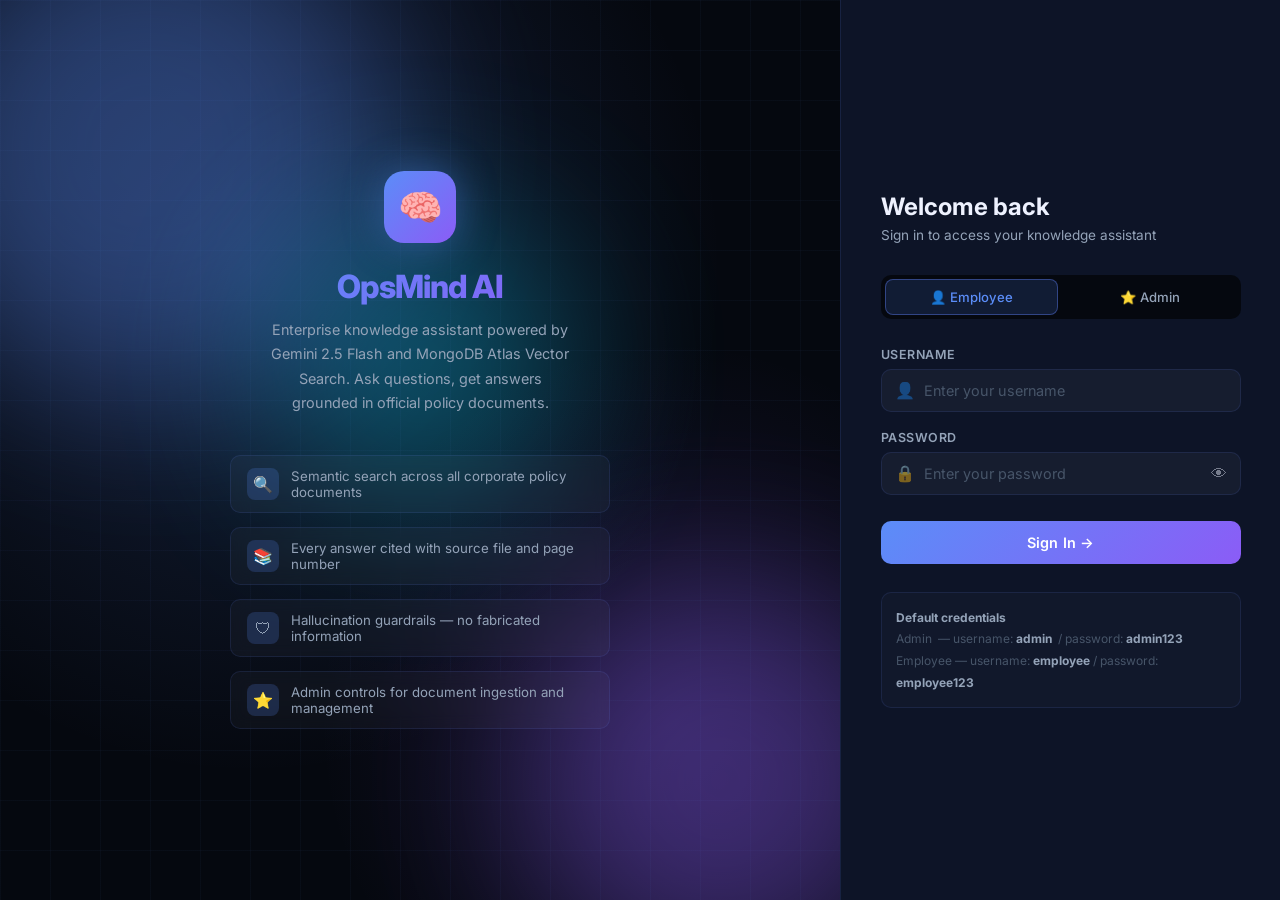
<file: frontend/index.html>
<!DOCTYPE html>
<html lang="en">
<head>
  <meta charset="UTF-8"/>
  <meta name="viewport" content="width=device-width,initial-scale=1.0"/>
  <title>OpsMind AI — Sign In</title>
  <meta name="description" content="Sign in to OpsMind AI — your enterprise knowledge assistant."/>
  <link rel="icon" href="favicon.svg" type="image/svg+xml"/>
  <link rel="preconnect" href="https://fonts.googleapis.com"/>
  <link rel="preconnect" href="https://fonts.gstatic.com" crossorigin/>
  <link rel="stylesheet" href="css/styles.css"/>
</head>
<body style="overflow:auto">

<div class="login-page">

  <!-- ── Left branding panel ───────────────────────────────────────── -->
  <div class="login-left">
    <div class="login-left-bg">
      <div class="aurora aurora-1"></div>
      <div class="aurora aurora-2"></div>
      <div class="aurora aurora-3"></div>
    </div>

    <div class="login-left-content">
      <div class="login-brand-logo">🧠</div>
      <div class="login-brand-name">OpsMind AI</div>
      <p class="login-brand-tagline">
        Enterprise knowledge assistant powered by Gemini 2.5 Flash and MongoDB Atlas Vector Search.
        Ask questions, get answers grounded in official policy documents.
      </p>

      <div class="login-features">
        <div class="login-feature">
          <div class="login-feature-icon">🔍</div>
          <div>Semantic search across all corporate policy documents</div>
        </div>
        <div class="login-feature">
          <div class="login-feature-icon">📚</div>
          <div>Every answer cited with source file and page number</div>
        </div>
        <div class="login-feature">
          <div class="login-feature-icon">🛡</div>
          <div>Hallucination guardrails — no fabricated information</div>
        </div>
        <div class="login-feature">
          <div class="login-feature-icon">⭐</div>
          <div>Admin controls for document ingestion and management</div>
        </div>
      </div>
    </div>
  </div>

  <!-- ── Right form panel ──────────────────────────────────────────── -->
  <div class="login-right">
    <div class="login-form-card">

      <div class="login-form-header">
        <div class="login-form-title">Welcome back</div>
        <div class="login-form-sub">Sign in to access your knowledge assistant</div>
      </div>

      <!-- Role tabs -->
      <div class="role-tabs">
        <button class="role-tab employee active" id="tab-employee" onclick="setRole('employee')">
          👤 Employee
        </button>
        <button class="role-tab admin" id="tab-admin" onclick="setRole('admin')">
          ⭐ Admin
        </button>
      </div>

      <!-- Login form -->
      <form id="login-form" onsubmit="handleLogin(event)">

        <div class="form-group">
          <label class="form-label" for="username">Username</label>
          <div class="form-input-wrap">
            <span class="form-input-icon">👤</span>
            <input
              id="username"
              class="form-input"
              type="text"
              placeholder="Enter your username"
              autocomplete="username"
              required
            />
          </div>
        </div>

        <div class="form-group">
          <label class="form-label" for="password">Password</label>
          <div class="form-input-wrap">
            <span class="form-input-icon">🔒</span>
            <input
              id="password"
              class="form-input"
              type="password"
              placeholder="Enter your password"
              autocomplete="current-password"
              required
            />
            <span class="pwd-toggle" id="pwd-toggle" onclick="togglePwd()">👁</span>
          </div>
        </div>

        <div class="login-error" id="login-error"></div>

        <button class="login-btn" type="submit" id="login-btn">
          Sign In →
        </button>

      </form>

      <div class="default-creds">
        <strong>Default credentials</strong><br/>
        Admin &nbsp;— username: <strong>admin</strong> &nbsp;/ password: <strong>admin123</strong><br/>
        Employee — username: <strong>employee</strong> / password: <strong>employee123</strong><br/>
      </div>

    </div>
  </div>
</div>

<script src="js/auth.js"></script>
<script>
  // Redirect if already logged in
  (function() {
    const token = localStorage.getItem('opsmind_token');
    const user  = JSON.parse(localStorage.getItem('opsmind_user') || 'null');
    if (token && user) {
      window.location.href = user.role === 'admin' ? '/admin.html' : '/chat.html';
    }
  })();

  let selectedRole = 'employee';

  function setRole(role) {
    selectedRole = role;
    document.getElementById('tab-employee').className = `role-tab employee${role==='employee'?' active':''}`;
    document.getElementById('tab-admin').className    = `role-tab admin${role==='admin'?' active':''}`;
    // Pre-fill username hint
    document.getElementById('username').placeholder =
      role === 'admin' ? 'admin' : 'employee';
  }

  function togglePwd() {
    const inp = document.getElementById('password');
    inp.type = inp.type === 'password' ? 'text' : 'password';
  }

  async function handleLogin(e) {
    e.preventDefault();
    const btn = document.getElementById('login-btn');
    const errEl = document.getElementById('login-error');
    errEl.classList.remove('visible');
    btn.disabled = true;
    btn.textContent = 'Signing in…';

    const username = document.getElementById('username').value.trim();
    const password = document.getElementById('password').value;

    try {
      const res = await fetch('/auth/login', {
        method: 'POST',
        headers: { 'Content-Type': 'application/json' },
        body: JSON.stringify({ username, password, role: selectedRole }),
      });

      const data = await res.json();
      if (!res.ok) throw new Error(data.detail || 'Login failed');

      Auth.saveAuth(data);

      // Redirect by role
      window.location.href = data.role === 'admin' ? '/admin.html' : '/chat.html';

    } catch (err) {
      errEl.textContent = err.message;
      errEl.classList.add('visible');
      btn.disabled = false;
      btn.textContent = 'Sign In →';
    }
  }
</script>
</body>
</html>
</file>
<file: frontend/css/styles.css>
/* ═══════════════════════════════════════════════════════════════
   OpsMind AI — Premium Enterprise Design System v2
   Dark glassmorphism · Inter font · Micro-animations
═══════════════════════════════════════════════════════════════ */

@import url('https://fonts.googleapis.com/css2?family=Inter:wght@300;400;500;600;700;800&display=swap');

/* ── Design Tokens ──────────────────────────────────────────── */
:root {
  --bg-deep:      #05080f;
  --bg-base:      #080d1a;
  --bg-elevated:  #0d1427;
  --bg-card:      #111c34;
  --bg-glass:     rgba(13, 20, 39, 0.7);
  --bg-input:     rgba(255,255,255,0.04);

  --border:       rgba(99,130,255,0.12);
  --border-mid:   rgba(99,130,255,0.22);
  --border-glow:  rgba(99,130,255,0.4);

  --accent:       #5b8df8;
  --accent-2:     #8b5cf6;
  --accent-glow:  rgba(91,141,248,0.2);
  --grad-main:    linear-gradient(135deg,#5b8df8,#8b5cf6);
  --grad-subtle:  linear-gradient(135deg,rgba(91,141,248,.15),rgba(139,92,246,.1));

  --success:  #10b981;
  --warning:  #f59e0b;
  --danger:   #ef4444;
  --info:     #06b6d4;

  --text-1: #eef2ff;
  --text-2: #94a3b8;
  --text-3: #475569;

  --r-sm: 10px;
  --r-md: 16px;
  --r-lg: 22px;
  --r-xl: 32px;
  --shadow-lg: 0 20px 60px rgba(0,0,0,.7);
  --shadow-sm: 0 4px 20px rgba(0,0,0,.4);
  --ease: cubic-bezier(.4,0,.2,1);
  --dur: 220ms;
}

/* ── Reset ──────────────────────────────────────────────────── */
*,*::before,*::after { box-sizing:border-box; margin:0; padding:0; }
html { font-size:16px; scroll-behavior:smooth; }
body {
  font-family:'Inter',system-ui,sans-serif;
  background:var(--bg-base);
  color:var(--text-1);
  min-height:100vh;
  -webkit-font-smoothing:antialiased;
  overflow-x:hidden;
  overflow-y:auto;
}
a { color:var(--accent); text-decoration:none; transition:color var(--dur) var(--ease); }
a:hover { color:#93b4fc; }
button { cursor:pointer; font-family:inherit; border:none; background:none; }
::-webkit-scrollbar { width:5px; }
::-webkit-scrollbar-track { background:transparent; }
::-webkit-scrollbar-thumb { background:var(--border-mid); border-radius:99px; }

/* ══════════════════════════════════════════════════════════════
   LOGIN PAGE
══════════════════════════════════════════════════════════════ */

.login-page {
  display:flex;
  min-height:100vh;
  overflow:auto;
}

/* ── Left Panel ─────────────────────────────────────────────── */
.login-left {
  flex:1;
  display:flex;
  flex-direction:column;
  justify-content:center;
  align-items:center;
  padding:48px;
  position:relative;
  overflow:hidden;
  background: radial-gradient(ellipse 80% 80% at 30% 30%, rgba(91,141,248,.18) 0%, transparent 70%),
              radial-gradient(ellipse 60% 60% at 80% 80%, rgba(139,92,246,.14) 0%, transparent 70%),
              var(--bg-deep);
}

.login-left-bg {
  position:absolute;
  inset:0;
  pointer-events:none;
  overflow:hidden;
}

.aurora {
  position:absolute;
  border-radius:50%;
  filter:blur(80px);
  animation:auroraPulse 8s ease-in-out infinite alternate;
  opacity:.35;
}
.aurora-1 { width:500px; height:500px; background:var(--accent); top:-100px; left:-100px; animation-delay:0s; }
.aurora-2 { width:400px; height:400px; background:var(--accent-2); bottom:-80px; right:-80px; animation-delay:3s; }
.aurora-3 { width:300px; height:300px; background:#06b6d4; top:40%; left:50%; transform:translate(-50%,-50%); animation-delay:1.5s; }

@keyframes auroraPulse {
  from { transform:scale(1) translate(0,0); }
  to   { transform:scale(1.15) translate(20px,10px); }
}

/* Grid lines overlay */
.login-left::after {
  content:'';
  position:absolute;
  inset:0;
  background-image:
    linear-gradient(rgba(91,141,248,.04) 1px, transparent 1px),
    linear-gradient(90deg, rgba(91,141,248,.04) 1px, transparent 1px);
  background-size:50px 50px;
  pointer-events:none;
}

.login-left-content {
  position:relative;
  z-index:1;
  text-align:center;
  max-width:380px;
}

.login-brand-logo {
  width:72px; height:72px;
  border-radius:20px;
  background:var(--grad-main);
  display:flex; align-items:center; justify-content:center;
  font-size:36px;
  margin:0 auto 24px;
  box-shadow:0 0 40px rgba(91,141,248,.4);
  animation:logoFloat 4s ease-in-out infinite;
}

@keyframes logoFloat {
  0%,100% { transform:translateY(0); }
  50%      { transform:translateY(-8px); }
}

.login-brand-name {
  font-size:2rem;
  font-weight:800;
  letter-spacing:-1px;
  background:var(--grad-main);
  -webkit-background-clip:text;
  -webkit-text-fill-color:transparent;
  background-clip:text;
  margin-bottom:12px;
}

.login-brand-tagline {
  font-size:.9rem;
  color:var(--text-2);
  line-height:1.7;
  max-width:300px;
  margin:0 auto;
}

.login-features {
  margin-top:40px;
  display:flex;
  flex-direction:column;
  gap:14px;
  text-align:left;
}

.login-feature {
  display:flex;
  align-items:center;
  gap:12px;
  padding:12px 16px;
  background:rgba(255,255,255,.03);
  border:1px solid var(--border);
  border-radius:var(--r-sm);
  font-size:.83rem;
  color:var(--text-2);
  backdrop-filter:blur(8px);
}

.login-feature-icon {
  width:32px; height:32px;
  flex-shrink:0;
  border-radius:8px;
  background:var(--accent-glow);
  display:flex; align-items:center; justify-content:center;
  font-size:16px;
}

/* ── Right Panel (form) ─────────────────────────────────────── */
.login-right {
  width:440px;
  flex-shrink:0;
  display:flex;
  align-items:center;
  justify-content:center;
  padding:40px 36px;
  background:var(--bg-elevated);
  border-left:1px solid var(--border);
}

.login-form-card {
  width:100%;
  max-width:360px;
}

.login-form-header {
  margin-bottom:32px;
}

.login-form-title {
  font-size:1.5rem;
  font-weight:700;
  margin-bottom:6px;
}

.login-form-sub {
  font-size:.85rem;
  color:var(--text-2);
}

/* Role tabs */
.role-tabs {
  display:flex;
  gap:6px;
  background:var(--bg-deep);
  border-radius:var(--r-sm);
  padding:4px;
  margin-bottom:28px;
}

.role-tab {
  flex:1;
  display:flex;
  align-items:center;
  justify-content:center;
  gap:6px;
  padding:9px;
  border-radius:8px;
  font-size:.82rem;
  font-weight:500;
  color:var(--text-2);
  cursor:pointer;
  transition:all var(--dur) var(--ease);
  border:1px solid transparent;
}

.role-tab:hover { color:var(--text-1); }

.role-tab.active {
  background:var(--bg-card);
  color:var(--text-1);
  border-color:var(--border-mid);
}

.role-tab.active.admin { color:#f0a020; border-color:rgba(240,160,32,.3); }
.role-tab.active.employee { color:var(--accent); border-color:var(--border-glow); }

/* Form fields */
.form-group {
  margin-bottom:18px;
}

.form-label {
  display:block;
  font-size:.78rem;
  font-weight:600;
  color:var(--text-2);
  margin-bottom:7px;
  text-transform:uppercase;
  letter-spacing:.5px;
}

.form-input-wrap {
  position:relative;
  display:flex;
  align-items:center;
}

.form-input-icon {
  position:absolute;
  left:14px;
  font-size:16px;
  opacity:.5;
  pointer-events:none;
}

.form-input {
  width:100%;
  padding:12px 14px 12px 42px;
  background:var(--bg-input);
  border:1px solid var(--border);
  border-radius:var(--r-sm);
  color:var(--text-1);
  font-family:inherit;
  font-size:.9rem;
  transition:border-color var(--dur) var(--ease), box-shadow var(--dur) var(--ease);
  outline:none;
}

.form-input:focus {
  border-color:var(--accent);
  box-shadow:0 0 0 3px var(--accent-glow);
}

.form-input::placeholder { color:var(--text-3); }

.pwd-toggle {
  position:absolute;
  right:14px;
  font-size:16px;
  opacity:.45;
  cursor:pointer;
  user-select:none;
  transition:opacity var(--dur);
}
.pwd-toggle:hover { opacity:.8; }

/* Submit button */
.login-btn {
  width:100%;
  padding:13px;
  border-radius:var(--r-sm);
  background:var(--grad-main);
  color:#fff;
  font-size:.9rem;
  font-weight:600;
  letter-spacing:.2px;
  cursor:pointer;
  transition:all var(--dur) var(--ease);
  position:relative;
  overflow:hidden;
  margin-top:8px;
}

.login-btn::after {
  content:'';
  position:absolute;
  inset:0;
  background:rgba(255,255,255,0);
  transition:background var(--dur);
}
.login-btn:hover::after { background:rgba(255,255,255,.08); }
.login-btn:active { transform:scale(.98); }
.login-btn:disabled { opacity:.5; cursor:not-allowed; }

.login-error {
  margin-top:14px;
  padding:10px 14px;
  background:rgba(239,68,68,.1);
  border:1px solid rgba(239,68,68,.25);
  border-radius:var(--r-sm);
  font-size:.82rem;
  color:#fca5a5;
  display:none;
}

.login-error.visible { display:block; animation:fadeIn .25s ease; }

.default-creds {
  margin-top:28px;
  padding:14px;
  background:rgba(255,255,255,.02);
  border:1px solid var(--border);
  border-radius:var(--r-sm);
  font-size:.75rem;
  color:var(--text-3);
  line-height:1.8;
}

.default-creds strong { color:var(--text-2); }

/* ══════════════════════════════════════════════════════════════
   SHARED APP SHELL (chat + admin pages)
══════════════════════════════════════════════════════════════ */

.app-shell {
  display:flex;
  min-height:100vh;
  overflow:hidden;
}

.main {
  flex:1;
  display:flex;
  flex-direction:column;
  overflow:auto;
  background:var(--bg-base);
}

/* ── Sidebar ────────────────────────────────────────────────── */
.sidebar {
  width:252px;
  flex-shrink:0;
  display:flex;
  flex-direction:column;
  background:var(--bg-elevated);
  border-right:1px solid var(--border);
  overflow:hidden;
}

.sidebar-top {
  padding:20px 16px;
  border-bottom:1px solid var(--border);
}

.brand {
  display:flex;
  align-items:center;
  gap:10px;
  margin-bottom:4px;
}

.brand-icon {
  width:36px; height:36px;
  border-radius:10px;
  background:var(--grad-main);
  display:flex; align-items:center; justify-content:center;
  font-size:18px;
  flex-shrink:0;
  box-shadow:0 0 16px rgba(91,141,248,.3);
}

.brand-name {
  font-size:1rem;
  font-weight:700;
  background:var(--grad-main);
  -webkit-background-clip:text;
  -webkit-text-fill-color:transparent;
  background-clip:text;
}

.brand-version {
  font-size:.65rem;
  color:var(--text-3);
  margin-left:46px;
}

.sidebar-user {
  margin:14px 16px;
  padding:12px 14px;
  background:var(--bg-card);
  border:1px solid var(--border);
  border-radius:var(--r-sm);
}

.user-avatar {
  width:32px; height:32px;
  border-radius:50%;
  background:var(--grad-main);
  display:flex; align-items:center; justify-content:center;
  font-size:.85rem;
  font-weight:700;
  flex-shrink:0;
}

.user-row {
  display:flex;
  align-items:center;
  gap:10px;
}

.user-meta { flex:1; min-width:0; }

.user-name {
  font-size:.83rem;
  font-weight:600;
  white-space:nowrap;
  overflow:hidden;
  text-overflow:ellipsis;
}

.role-badge {
  display:inline-flex;
  align-items:center;
  gap:4px;
  padding:2px 8px;
  border-radius:99px;
  font-size:.65rem;
  font-weight:600;
  letter-spacing:.4px;
  text-transform:uppercase;
  margin-top:2px;
}

.role-badge.admin {
  background:rgba(245,158,11,.12);
  color:#fbbf24;
  border:1px solid rgba(245,158,11,.25);
}

.role-badge.employee {
  background:rgba(91,141,248,.12);
  color:var(--accent);
  border:1px solid var(--border-mid);
}

/* Sidebar nav */
.sidebar-nav {
  flex:1;
  padding:12px 10px;
  display:flex;
  flex-direction:column;
  gap:2px;
  overflow-y:auto;
}

.nav-group-label {
  font-size:.65rem;
  font-weight:600;
  text-transform:uppercase;
  letter-spacing:.8px;
  color:var(--text-3);
  padding:10px 8px 4px;
  margin-top:6px;
}

.nav-item {
  display:flex;
  align-items:center;
  gap:10px;
  padding:9px 10px;
  border-radius:var(--r-sm);
  font-size:.85rem;
  color:var(--text-2);
  cursor:pointer;
  transition:all var(--dur) var(--ease);
  border:1px solid transparent;
  user-select:none;
}

.nav-item:hover {
  background:var(--bg-card);
  color:var(--text-1);
}

.nav-item.active {
  background:var(--accent-glow);
  color:#93b4fc;
  border-color:var(--border-mid);
  font-weight:500;
}

.nav-item .ni { width:18px; text-align:center; font-size:1rem; }

.sidebar-bottom {
  padding:14px 10px;
  border-top:1px solid var(--border);
}

.logout-btn {
  width:100%;
  display:flex;
  align-items:center;
  gap:9px;
  padding:9px 10px;
  border-radius:var(--r-sm);
  font-size:.85rem;
  color:var(--text-2);
  cursor:pointer;
  transition:all var(--dur) var(--ease);
  border:1px solid transparent;
}

.logout-btn:hover {
  background:rgba(239,68,68,.08);
  color:#fca5a5;
  border-color:rgba(239,68,68,.2);
}

/* ── Main content ───────────────────────────────────────────── */
/* (styles defined earlier to allow scrolling within the main column) */

/* ── Page header ────────────────────────────────────────────── */
.page-header {
  display:flex;
  align-items:center;
  justify-content:space-between;
  padding:16px 28px;
  background:var(--bg-elevated);
  border-bottom:1px solid var(--border);
  flex-shrink:0;
  height:60px;
}

.page-header-left { display:flex; flex-direction:column; gap:2px; }
.page-header-title { font-size:.95rem; font-weight:600; }
.page-header-sub { font-size:.75rem; color:var(--text-2); }

.online-pill {
  display:flex;
  align-items:center;
  gap:6px;
  padding:5px 12px;
  background:rgba(16,185,129,.08);
  border:1px solid rgba(16,185,129,.2);
  border-radius:99px;
  font-size:.75rem;
  color:var(--success);
  font-weight:500;
}

.pulse {
  width:7px; height:7px;
  border-radius:50%;
  background:var(--success);
  animation:pulseDot 2s infinite;
}
@keyframes pulseDot {
  0%,100% { opacity:1; transform:scale(1); }
  50% { opacity:.4; transform:scale(.8); }
}

/* ══════════════════════════════════════════════════════════════
   CHAT
══════════════════════════════════════════════════════════════ */

.chat-area {
  flex:1;
  display:flex;
  flex-direction:column;
  overflow:hidden;
}

.messages {
  flex:1;
  overflow-y:auto;
  padding:24px 28px;
  display:flex;
  flex-direction:column;
  gap:22px;
  scroll-behavior:smooth;
}

/* Welcome */
.welcome {
  display:flex;
  flex-direction:column;
  align-items:center;
  justify-content:center;
  flex:1;
  text-align:center;
  gap:16px;
  padding:40px 20px;
  animation:fadeUp .5s ease;
}

.welcome-orb {
  width:80px; height:80px;
  border-radius:50%;
  background:var(--grad-main);
  display:flex; align-items:center; justify-content:center;
  font-size:40px;
  box-shadow:0 0 50px rgba(91,141,248,.35);
  animation:orbFloat 4s ease-in-out infinite;
}

@keyframes orbFloat {
  0%,100% { transform:translateY(0) scale(1); box-shadow:0 0 50px rgba(91,141,248,.35); }
  50% { transform:translateY(-8px) scale(1.02); box-shadow:0 12px 60px rgba(91,141,248,.45); }
}

.welcome h2 { font-size:1.6rem; font-weight:800; letter-spacing:-.5px; }
.welcome p { font-size:.88rem; color:var(--text-2); max-width:440px; line-height:1.7; }

.chips {
  display:flex;
  flex-wrap:wrap;
  gap:8px;
  justify-content:center;
  margin-top:8px;
}

.chip {
  padding:8px 16px;
  border-radius:99px;
  border:1px solid var(--border-mid);
  background:rgba(255,255,255,.03);
  font-size:.8rem;
  color:var(--text-2);
  cursor:pointer;
  transition:all var(--dur) var(--ease);
  backdrop-filter:blur(8px);
}

.chip:hover {
  border-color:var(--accent);
  color:var(--accent);
  background:var(--accent-glow);
  transform:translateY(-1px);
}

/* Messages */
.msg {
  display:flex;
  gap:12px;
  animation:fadeUp .3s ease;
  max-width:800px;
}

@keyframes fadeUp {
  from { opacity:0; transform:translateY(10px); }
  to   { opacity:1; transform:translateY(0); }
}
@keyframes fadeIn {
  from { opacity:0; }
  to   { opacity:1; }
}

.msg.user { flex-direction:row-reverse; align-self:flex-end; }
.msg.bot  { align-self:flex-start; }

.msg-av {
  width:36px; height:36px;
  border-radius:50%;
  flex-shrink:0;
  display:flex; align-items:center; justify-content:center;
  font-size:1rem;
  font-weight:700;
}

.msg.user .msg-av {
  background:var(--grad-main);
  color:#fff;
  font-size:.85rem;
}

.msg.bot .msg-av {
  background:var(--bg-card);
  border:1px solid var(--border-mid);
}

.msg-body { display:flex; flex-direction:column; gap:8px; max-width:660px; }

.msg-bubble {
  padding:14px 18px;
  border-radius:var(--r-md);
  font-size:.875rem;
  line-height:1.7;
  white-space:pre-wrap;
}

.msg.user .msg-bubble {
  background: linear-gradient(135deg, rgba(91,141,248,.2), rgba(139,92,246,.15));
  border:1px solid var(--border-glow);
  color:var(--text-1);
  border-radius:var(--r-md) var(--r-sm) var(--r-md) var(--r-md);
}

.msg.bot .msg-bubble {
  background:var(--bg-card);
  border:1px solid var(--border);
  color:var(--text-1);
  border-radius:var(--r-sm) var(--r-md) var(--r-md) var(--r-md);
}

/* Citations */
.citations {
  padding:12px 14px;
  background:rgba(91,141,248,.05);
  border:1px solid var(--border);
  border-radius:var(--r-sm);
}

.citations-label {
  font-size:.7rem;
  font-weight:700;
  text-transform:uppercase;
  letter-spacing:.6px;
  color:var(--text-3);
  margin-bottom:8px;
}

.citation-pill {
  display:inline-flex;
  align-items:center;
  gap:5px;
  padding:4px 10px;
  border-radius:99px;
  background:var(--accent-glow);
  border:1px solid var(--border-mid);
  font-size:.73rem;
  color:#93b4fc;
  margin:2px 3px 0 0;
}

.conf-row {
  display:flex;
  align-items:center;
  gap:10px;
  font-size:.73rem;
  color:var(--text-3);
  margin-top:8px;
}

.conf-track {
  flex:1;
  height:3px;
  background:var(--border);
  border-radius:99px;
  overflow:hidden;
}

.conf-fill {
  height:100%;
  border-radius:99px;
  background:var(--grad-main);
  transition:width .8s var(--ease);
}

/* Thinking */
.thinking {
  display:flex;
  gap:5px;
  padding:14px 18px;
  background:var(--bg-card);
  border:1px solid var(--border);
  border-radius:var(--r-sm) var(--r-md) var(--r-md) var(--r-md);
  align-items:center;
}

.dot {
  width:7px; height:7px;
  background:var(--accent);
  border-radius:50%;
  animation:dotBounce 1.2s infinite;
}
.dot:nth-child(2) { animation-delay:.2s; }
.dot:nth-child(3) { animation-delay:.4s; }

@keyframes dotBounce {
  0%,100% { transform:translateY(0); opacity:.5; }
  50% { transform:translateY(-6px); opacity:1; }
}

/* Input */
.chat-input-area {
  padding:16px 28px 20px;
  background:var(--bg-elevated);
  border-top:1px solid var(--border);
  flex-shrink:0;
}

.input-box {
  display:flex;
  gap:10px;
  align-items:flex-end;
  background:var(--bg-card);
  border:1px solid var(--border-mid);
  border-radius:var(--r-md);
  padding:10px 12px;
  transition:border-color var(--dur), box-shadow var(--dur);
}

.input-box:focus-within {
  border-color:var(--accent);
  box-shadow:0 0 0 3px var(--accent-glow);
}

.chat-ta {
  flex:1;
  background:transparent;
  border:none;
  outline:none;
  color:var(--text-1);
  font-family:inherit;
  font-size:.875rem;
  resize:none;
  max-height:120px;
  min-height:22px;
  line-height:1.5;
}
.chat-ta::placeholder { color:var(--text-3); }

.send-btn {
  width:38px; height:38px;
  border-radius:50%;
  background:var(--grad-main);
  color:#fff;
  font-size:1rem;
  display:flex; align-items:center; justify-content:center;
  flex-shrink:0;
  transition:all var(--dur) var(--ease);
  border:none;
  cursor:pointer;
}

.send-btn:hover:not(:disabled) {
  transform:scale(1.08);
  box-shadow:0 4px 20px rgba(91,141,248,.5);
}
.send-btn:disabled { opacity:.35; cursor:not-allowed; }

.input-hint {
  text-align:center;
  font-size:.7rem;
  color:var(--text-3);
  margin-top:8px;
}

/* ══════════════════════════════════════════════════════════════
   ADMIN PAGE
══════════════════════════════════════════════════════════════ */

.admin-body {
  flex:1;
  overflow-y:auto;
  padding:28px;
  display:flex;
  flex-direction:column;
  gap:24px;
}

/* Stats */
.stats-row {
  display:grid;
  grid-template-columns:repeat(auto-fit, minmax(160px,1fr));
  gap:16px;
}

.stat-card {
  background:var(--bg-card);
  border:1px solid var(--border);
  border-radius:var(--r-md);
  padding:20px;
  transition:all var(--dur) var(--ease);
  position:relative;
  overflow:hidden;
}

.stat-card::before {
  content:'';
  position:absolute;
  top:0; left:0; right:0;
  height:2px;
  background:var(--grad-main);
  opacity:0;
  transition:opacity var(--dur);
}
.stat-card:hover { border-color:var(--border-mid); }
.stat-card:hover::before { opacity:1; }

.stat-icon { font-size:1.4rem; margin-bottom:10px; }
.stat-value {
  font-size:1.9rem;
  font-weight:800;
  background:var(--grad-main);
  -webkit-background-clip:text;
  -webkit-text-fill-color:transparent;
  background-clip:text;
  letter-spacing:-.5px;
}
.stat-label { font-size:.78rem; color:var(--text-2); margin-top:3px; }

/* Upload zone */
.upload-zone {
  background:var(--bg-card);
  border:2px dashed var(--border-mid);
  border-radius:var(--r-lg);
  padding:52px 24px;
  text-align:center;
  cursor:pointer;
  transition:all var(--dur) var(--ease);
  position:relative;
}

.upload-zone:hover,
.upload-zone.dragover {
  border-color:var(--accent);
  background:rgba(91,141,248,.04);
}

.upload-zone input[type="file"] {
  position:absolute;
  inset:0;
  opacity:0;
  cursor:pointer;
}

.upload-icon {
  font-size:2.8rem;
  margin-bottom:14px;
  animation:uploadPulse 3s ease-in-out infinite;
}
@keyframes uploadPulse {
  0%,100% { transform:scale(1); }
  50% { transform:scale(1.05); }
}

.upload-title { font-size:1rem; font-weight:600; margin-bottom:6px; }
.upload-sub { font-size:.82rem; color:var(--text-2); }

/* Progress */
#upload-progress {
  display:none;
  align-items:center;
  gap:14px;
  padding:14px 20px;
  background:rgba(91,141,248,.06);
  border:1px solid var(--border-mid);
  border-radius:var(--r-sm);
}

.prog-bar {
  flex:1;
  height:5px;
  background:var(--border);
  border-radius:99px;
  overflow:hidden;
}

.prog-fill {
  height:100%;
  background:var(--grad-main);
  border-radius:99px;
  animation:progAnim 1.5s ease infinite;
}
@keyframes progAnim {
  0% { width:0%; }
  50% { width:70%; }
  100% { width:100%; }
}

/* Buttons */
.btn {
  display:inline-flex;
  align-items:center;
  gap:6px;
  padding:8px 16px;
  border-radius:var(--r-sm);
  font-size:.82rem;
  font-weight:500;
  border:1px solid transparent;
  cursor:pointer;
  transition:all var(--dur) var(--ease);
  font-family:inherit;
}

.btn-primary { background:var(--grad-main); color:#fff; }
.btn-primary:hover { box-shadow:0 4px 16px rgba(91,141,248,.4); transform:translateY(-1px); }
.btn-danger { color:var(--danger); border-color:rgba(239,68,68,.25); background:transparent; }
.btn-danger:hover { background:rgba(239,68,68,.08); }
.btn-ghost { color:var(--text-2); border-color:var(--border); background:transparent; }
.btn-ghost:hover { color:var(--text-1); background:var(--bg-card); }
.btn:disabled { opacity:.4; pointer-events:none; }

/* Section cards */
.section-card {
  background:var(--bg-card);
  border:1px solid var(--border);
  border-radius:var(--r-md);
  overflow:hidden;
}

.section-header {
  display:flex;
  align-items:center;
  justify-content:space-between;
  padding:16px 20px;
  border-bottom:1px solid var(--border);
}

.section-title { font-size:.92rem; font-weight:600; }
.section-sub { font-size:.78rem; color:var(--text-2); margin-top:2px; }

/* Document table */
.table-wrap { overflow-x:auto; }

table { width:100%; border-collapse:collapse; }

th {
  padding:11px 20px;
  font-size:.72rem;
  text-transform:uppercase;
  letter-spacing:.5px;
  color:var(--text-3);
  font-weight:600;
  text-align:left;
  background:var(--bg-elevated);
  border-bottom:1px solid var(--border);
}

td {
  padding:13px 20px;
  font-size:.85rem;
  border-bottom:1px solid rgba(99,130,255,.05);
  vertical-align:middle;
}

tr:last-child td { border-bottom:none; }
tr:hover td { background:rgba(91,141,248,.03); }

.doc-name-cell { display:flex; align-items:center; gap:10px; font-weight:500; }
.doc-icon-box {
  width:32px; height:32px;
  border-radius:8px;
  background:rgba(239,68,68,.1);
  border:1px solid rgba(239,68,68,.2);
  display:flex; align-items:center; justify-content:center;
  font-size:.9rem;
  flex-shrink:0;
}

.chunk-tag {
  padding:3px 9px;
  border-radius:99px;
  background:var(--accent-glow);
  border:1px solid var(--border-mid);
  font-size:.72rem;
  color:#93b4fc;
}

.empty-state {
  text-align:center;
  padding:56px 20px;
  color:var(--text-3);
}
.empty-state-icon { font-size:2.5rem; margin-bottom:12px; }

/* ══════════════════════════════════════════════════════════════
   TOAST
══════════════════════════════════════════════════════════════ */

.toast-container {
  position:fixed;
  bottom:24px; right:24px;
  z-index:9999;
  display:flex;
  flex-direction:column;
  gap:8px;
  pointer-events:none;
}

.toast {
  padding:11px 16px;
  border-radius:var(--r-sm);
  font-size:.83rem;
  font-weight:500;
  display:flex;
  align-items:center;
  gap:8px;
  pointer-events:all;
  border:1px solid;
  backdrop-filter:blur(16px);
  animation:toastIn .3s var(--ease), toastOut .3s var(--ease) 2.7s forwards;
  min-width:240px;
}

.toast.success { background:rgba(16,185,129,.1); border-color:rgba(16,185,129,.25); color:#6ee7b7; }
.toast.error   { background:rgba(239,68,68,.1);  border-color:rgba(239,68,68,.25);  color:#fca5a5; }
.toast.info    { background:rgba(91,141,248,.1);  border-color:var(--border-mid);    color:#93b4fc; }

@keyframes toastIn  { from { opacity:0; transform:translateX(16px); } to { opacity:1; transform:none; } }
@keyframes toastOut { from { opacity:1; } to { opacity:0; transform:translateX(16px); } }

/* ── Responsive ─────────────────────────────────────────────── */
@media (max-width:900px) {
  .login-left { display:none; }
  .login-right { width:100%; }
  .sidebar { width:200px; }
}

@media (max-width:600px) {
  .sidebar { display:none; }
}
</file>
